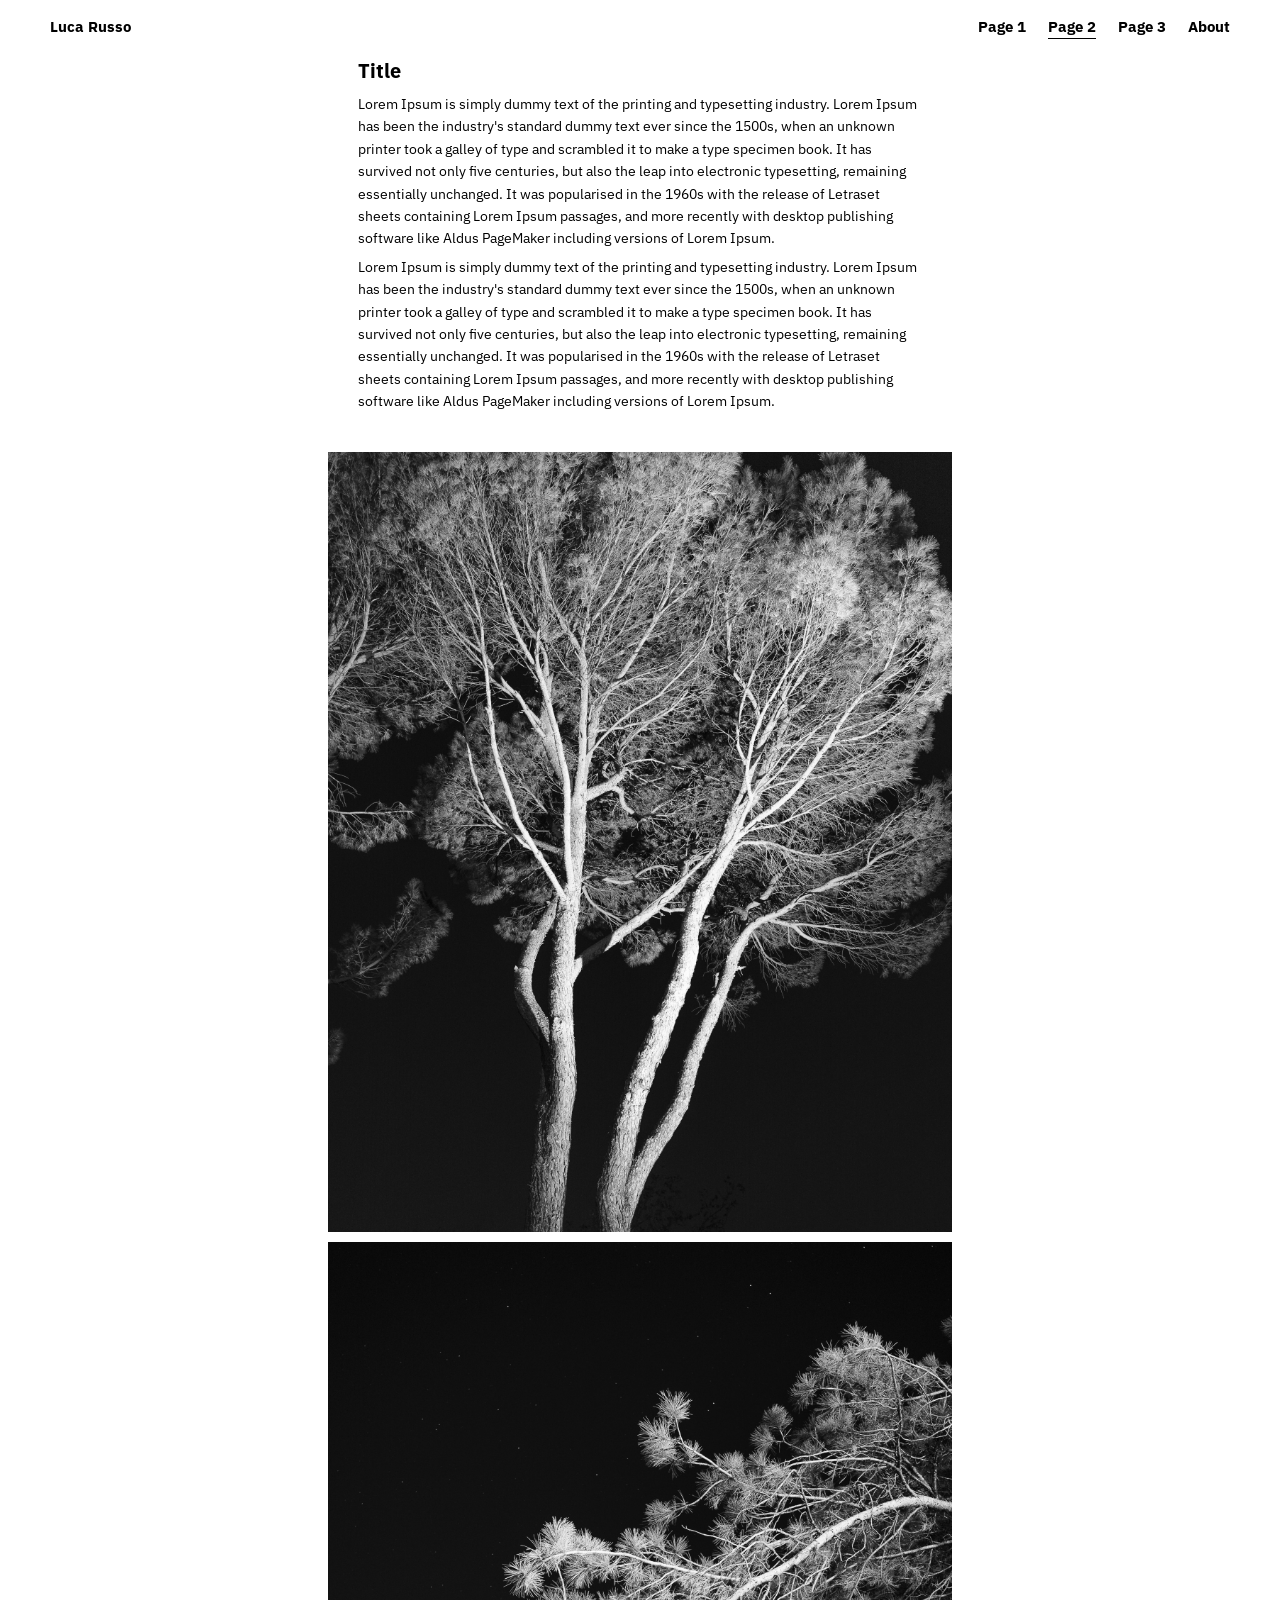
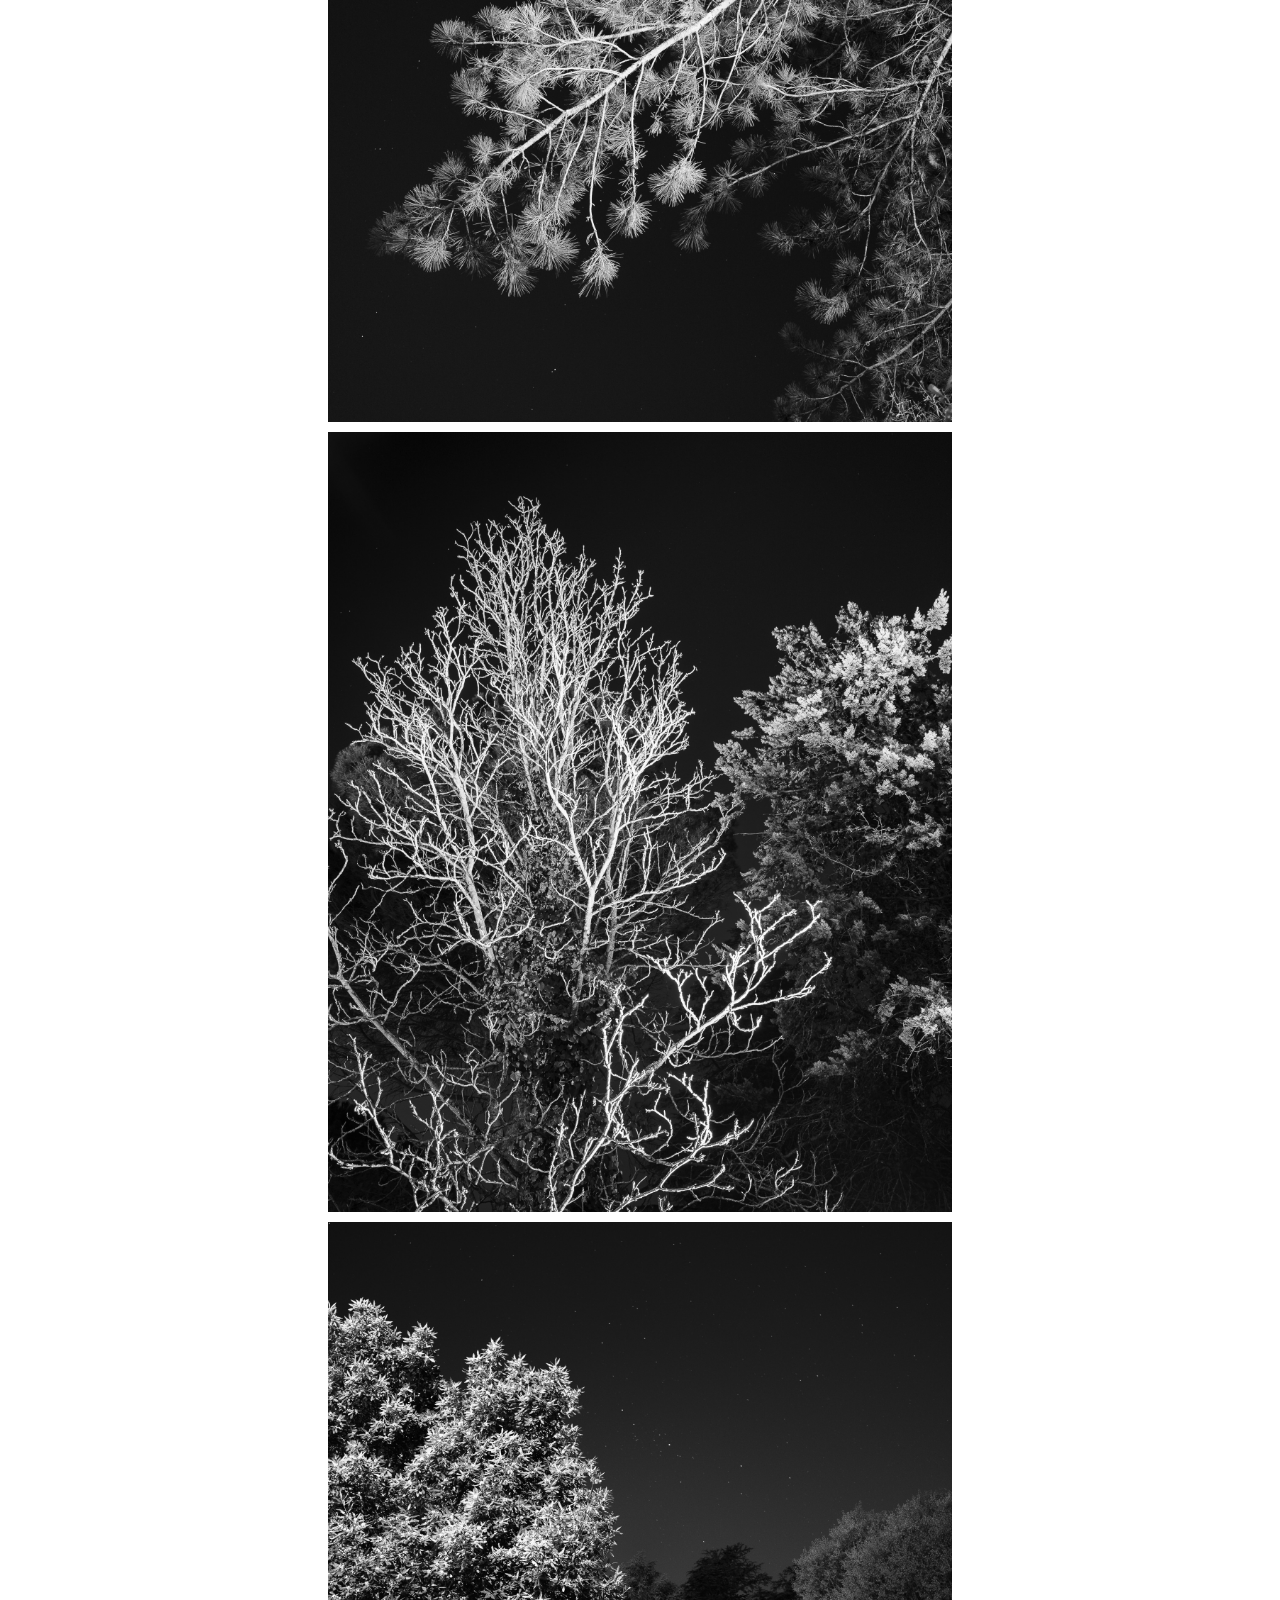
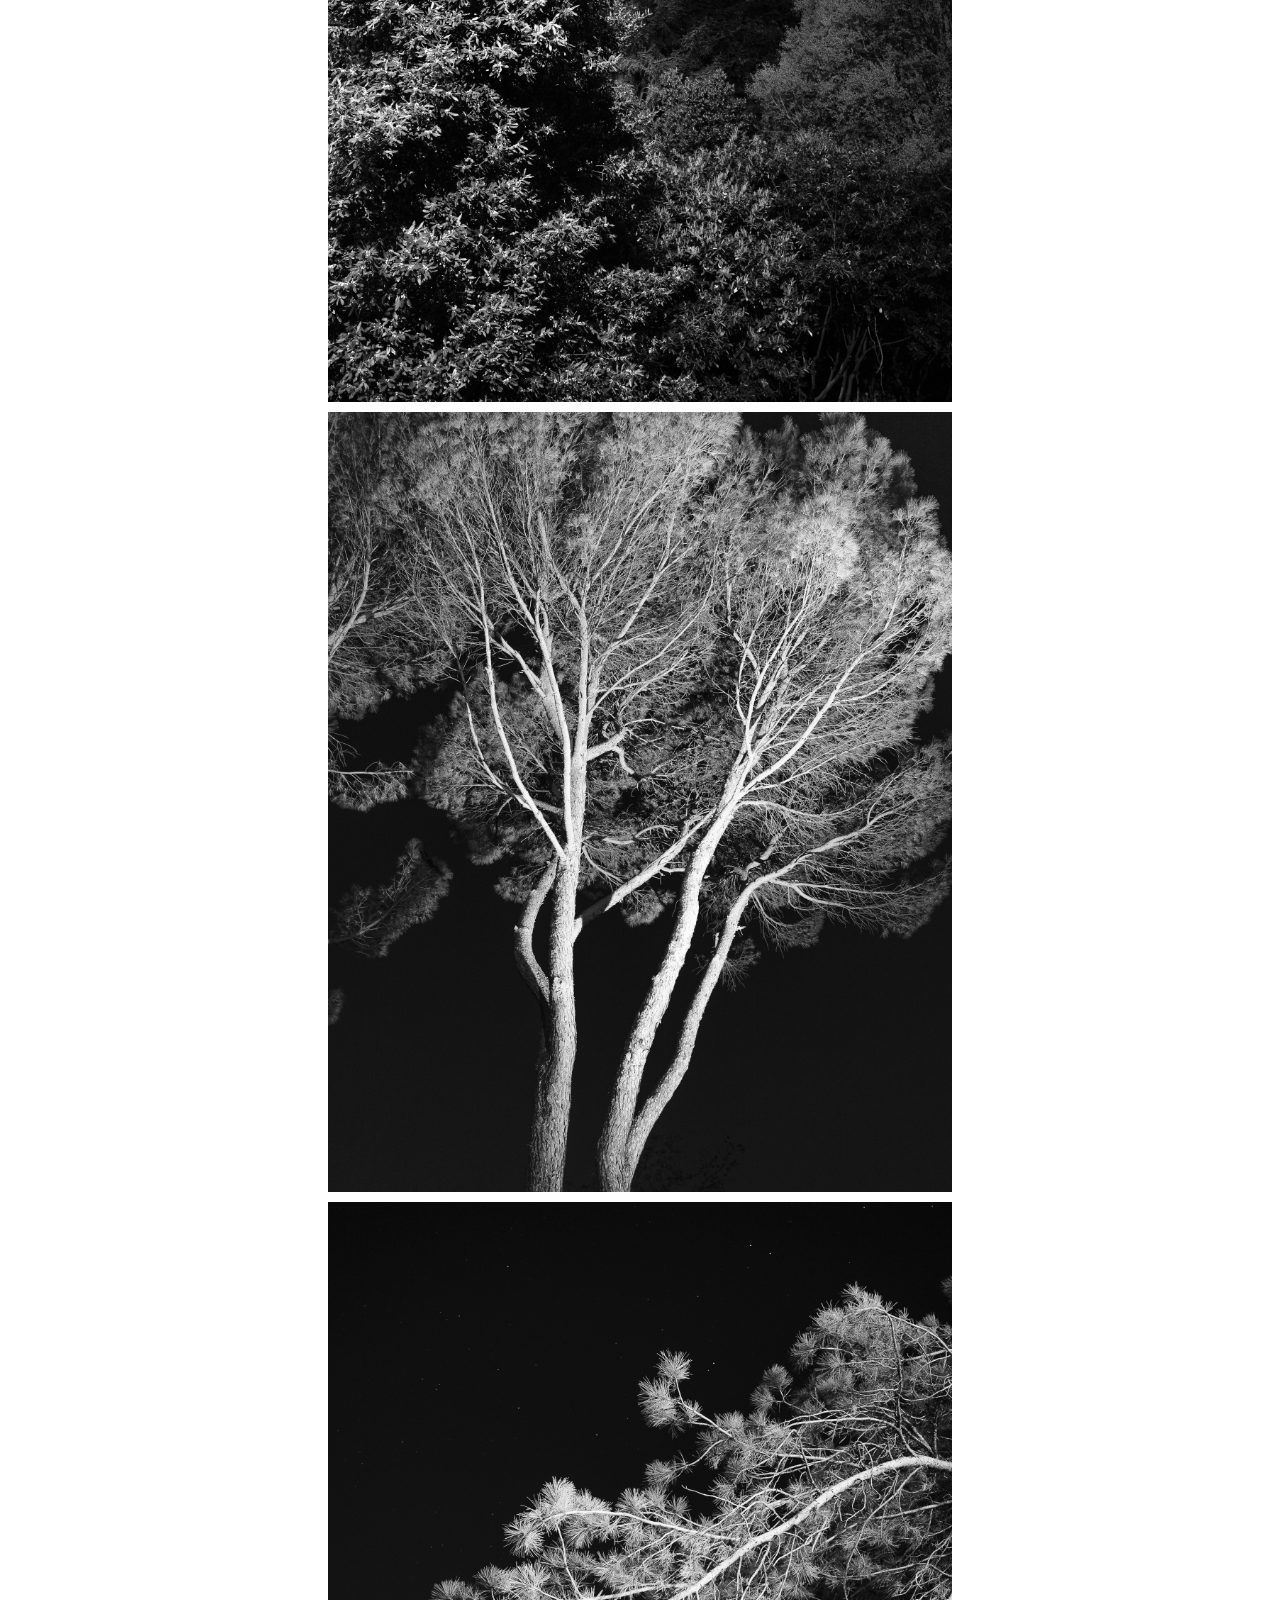
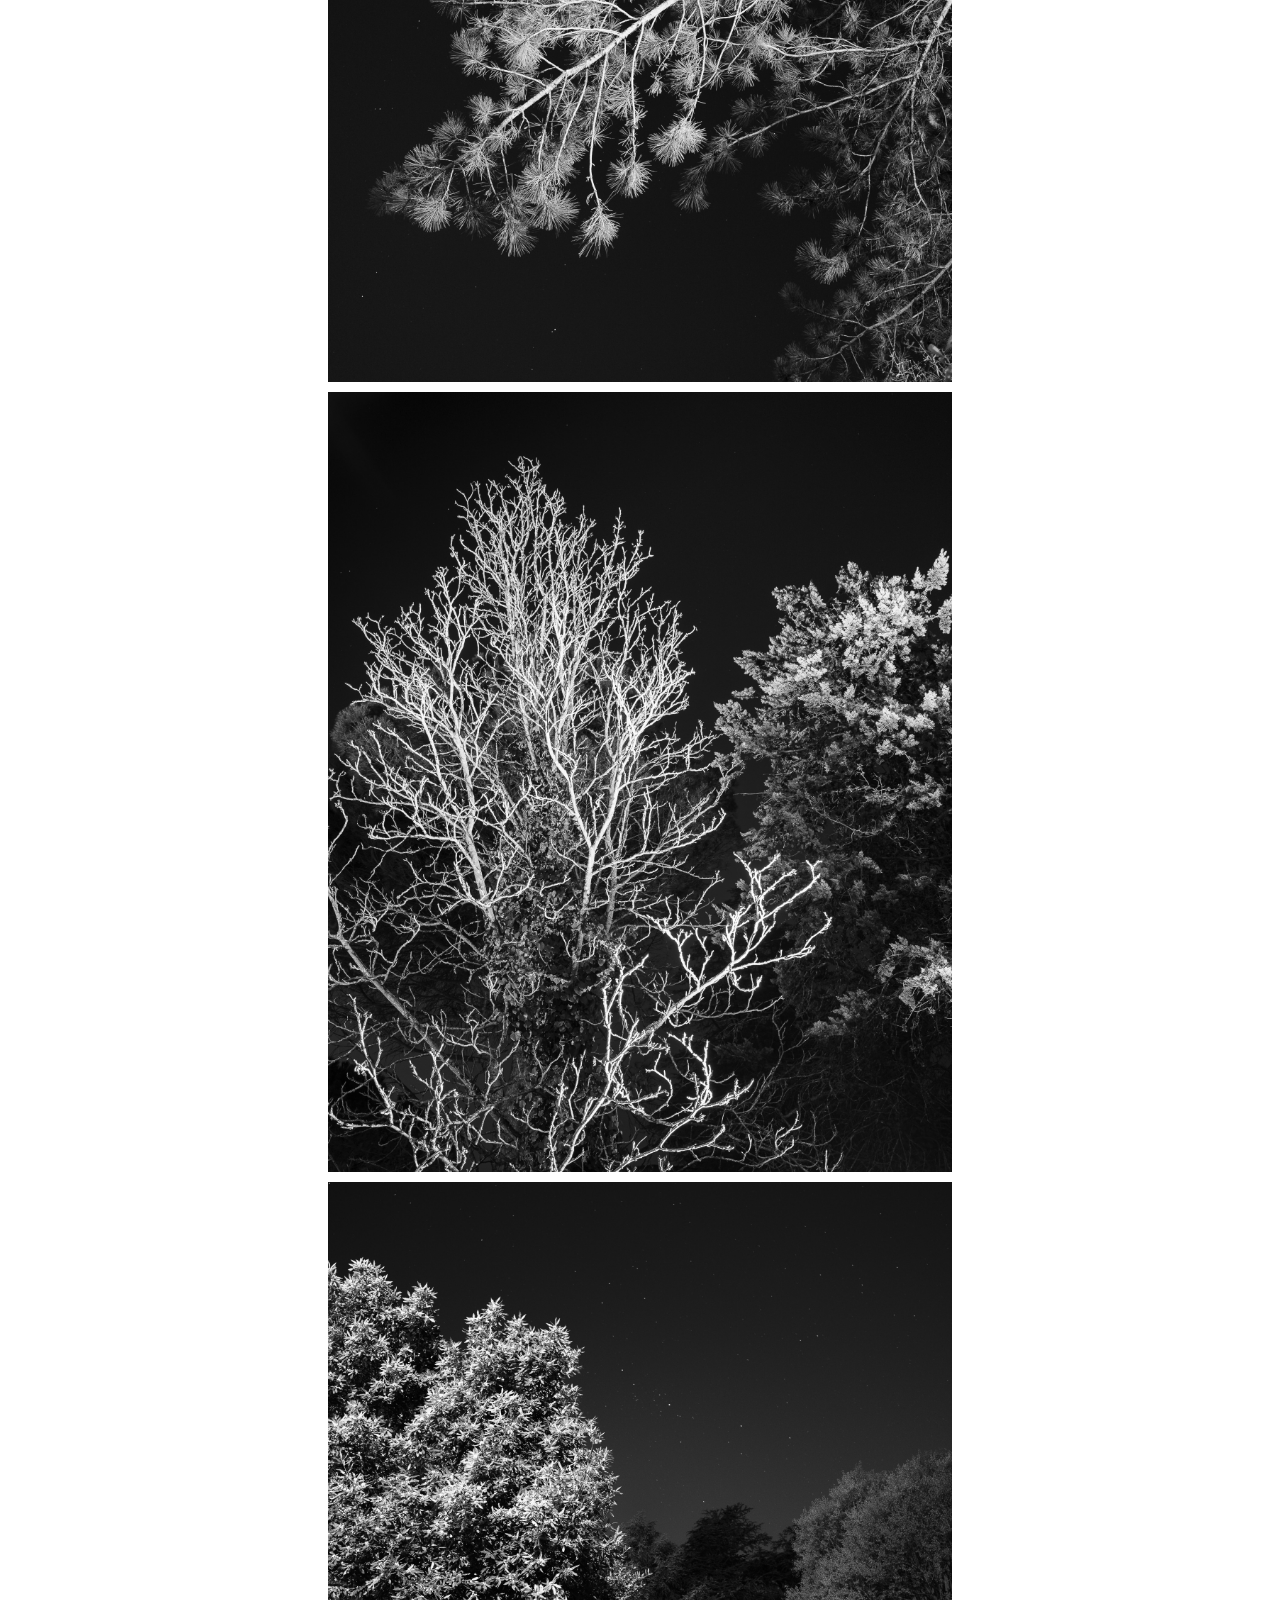
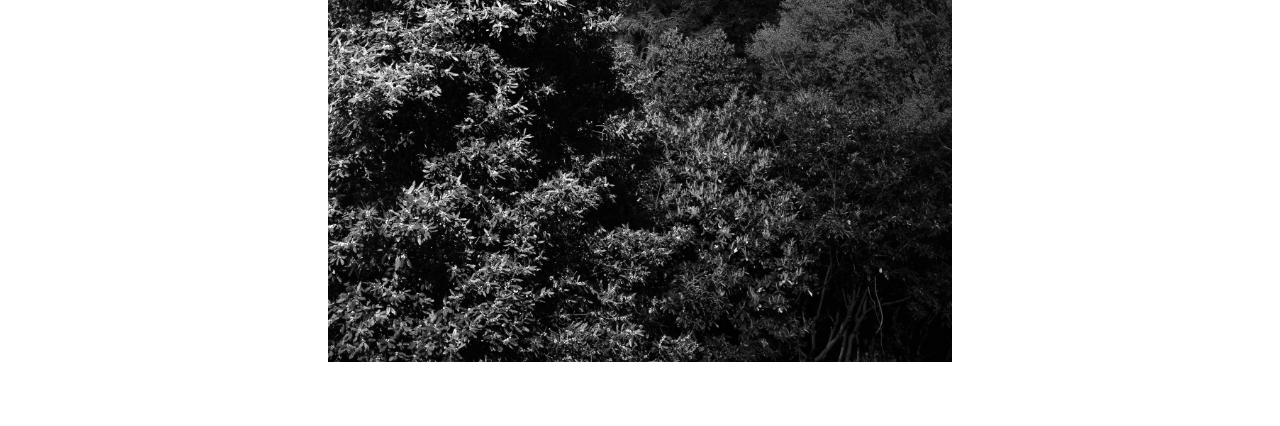
<file: page-2.html>
<!DOCTYPE html>
<html lang="en">
<head>
  <meta charset="UTF-8">
  <meta name="viewport" content="width=device-width, initial-scale=1.0">
  <title>Page</title>
  <link rel="icon" id="site-favicon" href="images/favicon.png">
  <link rel="stylesheet" href="css/style.css">
</head>
<body>
  <header data-header></header>
  <div class="page-body" id="page-body"></div>
  <script src="config.js"></script>
  <script src="js/portfolio.js"></script>
  <script>
    document.addEventListener('DOMContentLoaded', () => {
      const PAGE_ID = 'page-2';
      const c = PORTFOLIO_CONFIG;
      const page = c.pages.find(p => p.id === PAGE_ID);
      if (!page) { document.getElementById('page-body').innerHTML = '<p style="padding:3rem;font-size:12px">Page not found.</p>'; return; }
      document.title = c.about.name;
      buildHeader(page.id);
      document.getElementById('page-body').innerHTML = buildPage(page);
    });
  </script>
</body>
</html>
</file>
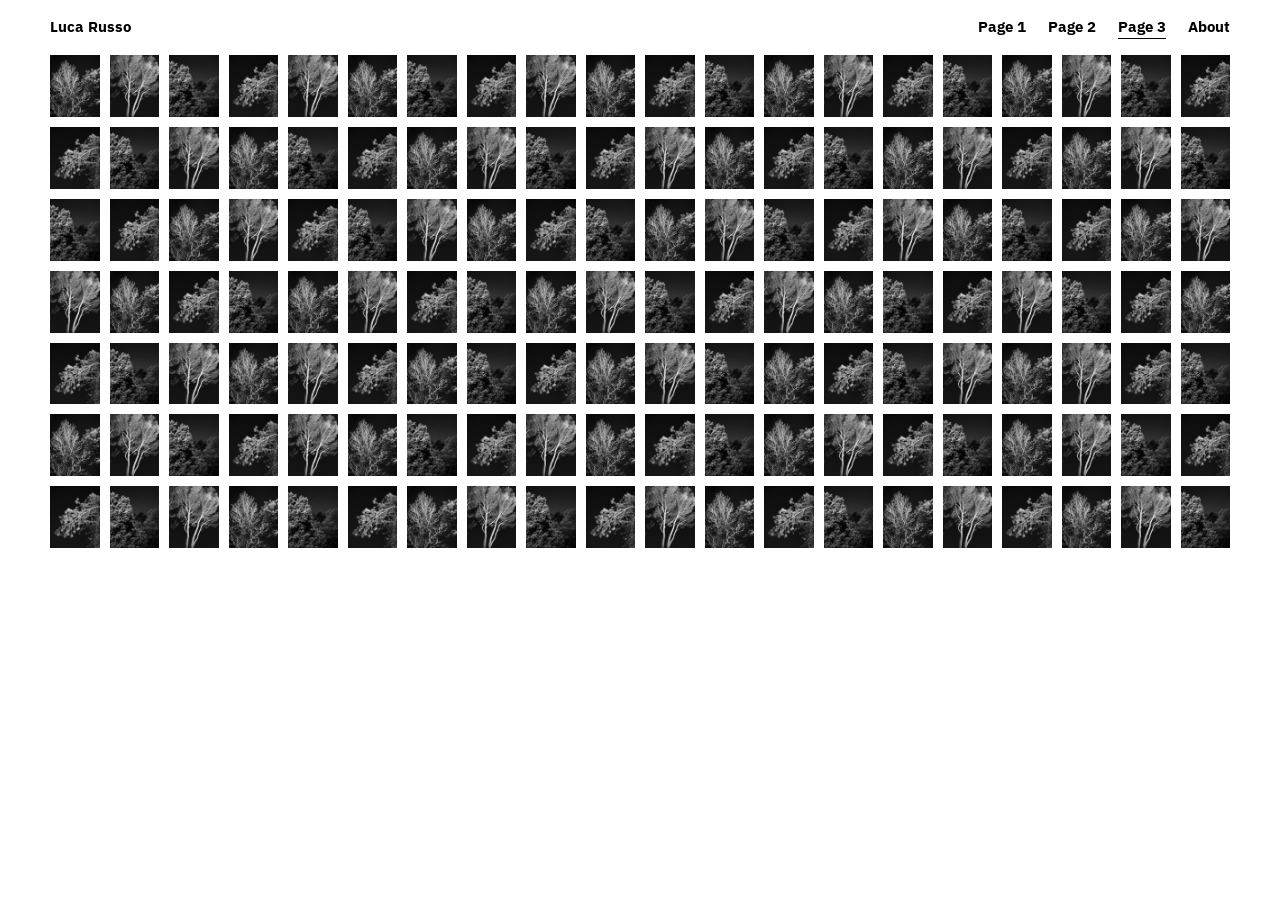
<file: page-3.html>
<!DOCTYPE html>
<html lang="en">
<head>
  <meta charset="UTF-8">
  <meta name="viewport" content="width=device-width, initial-scale=1.0">
  <title>Page</title>
  <link rel="icon" id="site-favicon" href="images/favicon.png">
  <link rel="stylesheet" href="css/style.css">
</head>
<body>
  <header data-header></header>
  <div class="page-body" id="page-body"></div>
  <script src="config.js"></script>
  <script src="js/portfolio.js"></script>
  <script>
    document.addEventListener('DOMContentLoaded', () => {
      const PAGE_ID = 'page-3';
      const c = PORTFOLIO_CONFIG;
      const page = c.pages.find(p => p.id === PAGE_ID);
      if (!page) { document.getElementById('page-body').innerHTML = '<p style="padding:3rem;font-size:12px">Page not found.</p>'; return; }
      document.title = c.about.name;
      buildHeader(page.id);
      document.getElementById('page-body').innerHTML = buildPage(page);
    });
  </script>
</body>
</html>
</file>
<file: css/style.css>
@import url('https://fonts.googleapis.com/css2?family=IBM+Plex+Sans:wght@400;700&family=IBM+Plex+Mono:wght@400&display=swap');

*, *::before, *::after { box-sizing: border-box; margin: 0; padding: 0; }

/* ============================================================
   DESIGN TOKENS
   All values set here are overridden by JS from config.js,
   except --header-h which is a fixed layout constant.
   ============================================================ */

:root {
  --bg:    #ffffff;
  --fg:    #000000;
  --muted: #888888;
  --font:  'IBM Plex Sans', Helvetica Neue, Arial, sans-serif;
  --mono:  'IBM Plex Mono', monospace;

  --header-h:           55px;   /* fixed -- must match HEADER_H in portfolio.js */

  /* Overridden by JS via applyLayoutSettings() */
  --pad:                50px;
  --content-top-margin: 0px;
  --photo-h:            780px;
  --photo-gap:          10px;
  --fs-navLinks:        15px;
  --fs-pageTitle:       20px;
  --fs-bodyText:        14px;
  --fs-caption:         12px;
  --fs-infoLinks:       14px;
  --fs-infoQuote:       14px;
}

/* ============================================================
   BASE
   ============================================================ */

html { font-size: 16px; }
body {
  background: var(--bg);
  color: var(--fg);
  font-family: var(--font);
  font-weight: 400;
  line-height: 1.5;
  /* Horizontal scroll is enabled only on horizontal-layout pages.
     JS adds .layout-horizontal to <html> to switch between the two. */
}
html.layout-horizontal body         { overflow-x: auto; }
html:not(.layout-horizontal) body   { overflow-x: hidden; }

a   { color: inherit; text-decoration: none; }
img { display: block; }

/* ============================================================
   HEADER
   Fixed across all pages.
   ============================================================ */

header {
  position: fixed;
  top: 0; left: 0; right: 0;
  height: var(--header-h);
  background: var(--bg);
  display: flex;
  align-items: center;
  justify-content: space-between;
  padding: 20px var(--pad);
  z-index: 100;
}
.site-name        { font-weight: 700; font-size: var(--fs-navLinks); white-space: nowrap; flex-shrink: 0; }
.site-name a      { color: var(--fg); }
nav               { display: flex; gap: 22px; align-items: center; flex-shrink: 0; }
nav a             { font-weight: 700; font-size: var(--fs-navLinks); white-space: nowrap; }
nav a.active      { border-bottom: 1px solid var(--fg); }

/* ============================================================
   PAGE BODY
   Top padding makes room for the fixed header + config margin.
   ============================================================ */

.page-body {
  padding-top: calc(var(--header-h) + var(--content-top-margin));
  padding-bottom: 4rem;
}
/* No bottom padding on horizontal pages -- min-height on .page-row
   already fills the viewport; extra padding would cause vertical overflow. */
html.layout-horizontal .page-body { padding-bottom: 0; }

/* ============================================================
   HORIZONTAL PAGE
   Body scrolls left to right (see overflow rule above).
   ============================================================ */

.page-row-outer {
  padding-left: var(--pad);
  padding-right: var(--pad);
}
.page-row {
  display: flex;
  flex-wrap: nowrap;
  align-items: flex-start; /* overridden by contentAlign classes below */
  /* min-height needed so align-items center/bottom has space to work */
  min-height: calc(100svh - var(--header-h) - var(--content-top-margin));
  min-height: calc(100vh  - var(--header-h) - var(--content-top-margin) - 60px); /* fallback */
}
/* contentAlign on horizontal pages: aligns all items vertically */
.page-row.align-top    { align-items: flex-start; }
.page-row.align-center { align-items: center; }
.page-row.align-bottom { align-items: flex-end; }
.photos-horizontal {
  display: flex;
  flex-wrap: nowrap;
  align-items: inherit; /* inherits from .page-row so all items align consistently */
  gap: var(--photo-gap);
}
.photos-horizontal .photo-wrap { flex: 0 0 auto; }
.photos-horizontal .photo-wrap img {
  height: var(--photo-h);
  /* Cap to actual visible area -- h in config is a desired maximum */
  max-height: calc(100svh - var(--header-h) - var(--content-top-margin) - 10px);
  max-height: calc(100vh  - var(--header-h) - var(--content-top-margin) - 60px); /* fallback */
  width: auto;
  max-width: 90vw; /* prevent a single portrait image from spanning the full viewport */
  display: block;
  background: #e8e8e8;
}

/* ============================================================
   VERTICAL PAGE
   ============================================================ */

.page-vertical-wrap {
  display: flex;
  flex-wrap: nowrap;
  align-items: flex-start;
  padding-left: var(--pad);
  padding-right: var(--pad);
}
/* contentAlign shifts the inner block within the page width.
   Only visible when photos have an explicit w narrower than 100%. */
.page-vertical-wrap.align-left   { justify-content: flex-start; }
.page-vertical-wrap.align-center { justify-content: center; }
.page-vertical-wrap.align-right  { justify-content: flex-end; }

.vertical-inner {
  display: flex;
  flex-wrap: nowrap;
  align-items: flex-start;
  /* flex: 0 1 auto -- shrinks if needed but does not grow beyond natural width,
     so justify-content on the parent wrapper can actually shift it. */
  flex: 0 1 auto;
  min-width: 0;
}
.photos-vertical {
  flex: 0 1 auto;  /* shrinks to content width so contentAlign can position it */
  min-width: 0;
  display: flex;
  flex-direction: column;
  gap: var(--photo-gap);
}
.photos-vertical .vertical-photo img {
  max-width: 100%;
  height: auto;
  display: block;
  background: #e8e8e8;
}

/* ============================================================
   GRID PAGE
   ============================================================ */

.page-grid-wrap {
  display: flex;
  flex-wrap: nowrap;
  align-items: flex-start;
  padding-left: var(--pad);
  padding-right: var(--pad);
}
.page-grid-wrap.align-left   { justify-content: flex-start; }
.page-grid-wrap.align-center { justify-content: center; }
.page-grid-wrap.align-right  { justify-content: flex-end; }

.grid-inner {
  display: flex;
  flex-wrap: nowrap;
  align-items: flex-start;
  /* flex: 0 1 auto -- same rationale as .vertical-inner */
  flex: 0 1 auto;
  min-width: 0;
}
.photos-grid {
  flex: 0 1 auto;  /* shrinks to content width so contentAlign can position it */
  min-width: 0;
  display: flex;
  flex-direction: column;
  gap: var(--photo-gap);
}
.grid-row {
  display: flex;
  flex-direction: row;
  gap: var(--photo-gap);
  align-items: flex-start;
}
.grid-row .grid-photo { min-width: 0; box-sizing: border-box; }
/* Outer flex-sizing wrapper for grid text boxes.
   Separates flex-basis from padding so padding doesn't expand the item. */
.grid-row .grid-text-wrap { display: flex; }
.grid-photo img {
  height: auto;
}

/* ============================================================
   SHARED PHOTO / CAPTION
   ============================================================ */

.photo-wrap { cursor: default; }
.photo-caption {
  font-size: var(--fs-caption);
  color: var(--muted);
  margin-top: 5px;
  font-family: var(--mono);
}

/* ============================================================
   TEXT BOX
   Inline text element inside the photo sequence.
   In horizontal layout: fixed height to align with adjacent photos.
   In vertical / grid layout: height is auto (fits content).
   Width, padding and justify-content are injected inline by JS.
   ============================================================ */

.text-box {
  flex: 0 0 auto;
  display: flex;
  flex-direction: column;
  height: auto;            /* vertical / grid: shrinks to content */
  font-family: var(--font);
  line-height: 1.6;
  color: var(--fg);
  background: transparent;
  overflow: hidden;
}
/* Horizontal layout only: match the height of adjacent photos */
.photos-horizontal .text-box {
  height: var(--photo-h);
  max-height: calc(100svh - var(--header-h) - var(--content-top-margin) - 10px);
  max-height: calc(100vh  - var(--header-h) - var(--content-top-margin) - 60px); /* fallback */
}
.text-box-inner {
  display: flex;
  flex-direction: column;
  gap: 6px;
}
.text-box-block span { display: block; }

/* ============================================================
   ABOUT / INFO PAGE
   ============================================================ */

.info-quote {
  width: 100%;
  padding: 4rem var(--pad);
  text-align: center;
  font-size: var(--fs-infoQuote);
  line-height: 1.5;
}
.about-wrap {
  display: flex;
  align-items: flex-start;
  padding: 0 var(--pad);
}
.about-photo {
  max-height: var(--photo-h);
  width: auto;
  max-width: 100%;
  background: #e8e8e8;
}
.about-links { margin-top: 20px; display: flex; flex-direction: column; gap: 5px; }
.about-links a { font-size: var(--fs-infoLinks); font-weight: 700; }

/* ============================================================
   RESPONSIVE — TOUCH DEVICES
   All touch devices (phone and tablet, any orientation) collapse
   to a simple vertical stack: text column above, photos full width.
   No distinction between portrait and landscape.

   Detection:
     pointer: coarse  — CSS, catches most touch screens
     html.is-touch    — JS class for iPad + Apple Pencil
                        (pointer: fine but maxTouchPoints > 0)
   ============================================================ */

@media (pointer: coarse) {
  :root { --pad: 22px; --content-top-margin: 20px; }

  header { gap: 10px; }
  .site-name { font-size: 13px; }
  nav { gap: 14px; }
  nav a { font-size: 13px; }

  .page-body { padding-bottom: 2rem; }

  /* Horizontal -> vertical stack */
  html.layout-horizontal body { overflow-x: hidden; }
  .page-row { flex-direction: column; overflow-x: visible; }
  .photos-horizontal { flex-direction: column; width: 100%; overflow-x: visible; }
  .photos-horizontal .photo-wrap { flex: none; width: 100%; }
  .photos-horizontal .photo-wrap img {
    width: 100% !important; height: auto !important;
    max-width: none; max-height: none;
  }
  .photos-horizontal .text-box {
    width: 100% !important; height: auto !important;
    max-height: none; min-height: 60px;
  }

  /* Vertical -> text above, photos full width */
  .page-vertical-wrap { flex-direction: column; justify-content: flex-start !important; }
  .vertical-inner { flex-direction: column; width: 100%; flex: none; }
  .photos-vertical { flex: none; width: 100%; }
  .photos-vertical .vertical-photo { width: 100% !important; }
  .photos-vertical .vertical-photo img {
    width: 100% !important; height: auto !important; max-height: none;
  }
  .photos-vertical .text-box {
    width: 100% !important; height: auto !important;
    max-height: none; min-height: 60px;
  }

  /* Grid -> text above, 2 items per row */
  .page-grid-wrap { flex-direction: column; justify-content: flex-start !important; }
  .grid-inner { flex-direction: column; width: 100%; flex: none; }
  .grid-row { flex-wrap: wrap; }
  .grid-photo { flex: 0 0 calc(50% - var(--photo-gap) / 2) !important; min-width: 0; }
  .grid-photo img { width: 100% !important; height: auto !important; max-height: none; }
  .grid-row .text-box {
    flex: 0 0 calc(50% - var(--photo-gap) / 2) !important;
    width: auto !important; height: auto !important;
    max-height: none; min-height: 60px;
  }

  /* About */
  .about-wrap { flex-direction: column; gap: 20px; }
  .about-text { flex: none; width: 100%; padding-right: 0; }
}

/* Phone: single-column grid, tighter padding */
@media (pointer: coarse) and (max-width: 600px) {
  :root { --pad: 14px; }
  .site-name { font-size: 12px; }
  nav { gap: 10px; }
  nav a { font-size: 12px; }
  .grid-photo { flex: 0 0 100% !important; }
  .grid-row .text-box { flex: 0 0 100% !important; }
}

/* iPad + Apple Pencil: pointer is fine but screen is touch */
html.is-touch .page-body { padding-bottom: 2rem; }
html.is-touch .page-row { flex-direction: column; overflow-x: visible; }
html.is-touch .photos-horizontal { flex-direction: column; width: 100%; }
html.is-touch .photos-horizontal .photo-wrap { flex: none; width: 100%; }
html.is-touch .photos-horizontal .photo-wrap img { width: 100% !important; height: auto !important; max-height: none; }
html.is-touch .page-vertical-wrap { flex-direction: column; }
html.is-touch .vertical-inner { flex-direction: column; width: 100%; }
html.is-touch .photos-vertical .vertical-photo img { width: 100% !important; height: auto !important; max-height: none; }
html.is-touch .page-grid-wrap { flex-direction: column; }
html.is-touch .grid-inner { flex-direction: column; width: 100%; }
html.is-touch .grid-photo { flex: 0 0 calc(50% - var(--photo-gap) / 2) !important; }
html.is-touch .grid-photo img { width: 100% !important; height: auto !important; max-height: none; }
</file>
